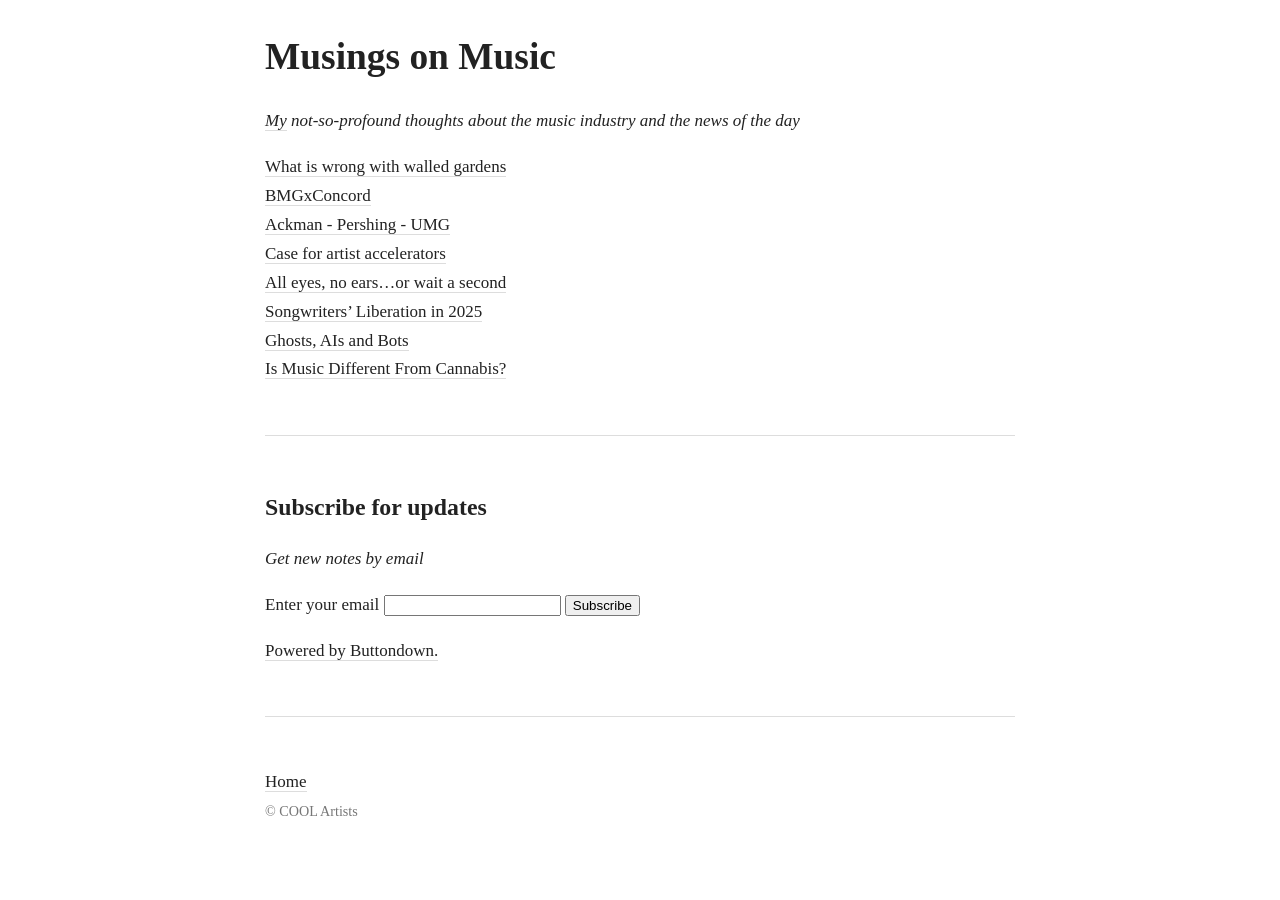
<file: index.html>
<!doctype html>
<html>
  <head>
    <title>Musings on Music</title>
    <link rel="stylesheet" href="style.css">
    <!-- Google tag (gtag.js) -->
<script async src="https://www.googletagmanager.com/gtag/js?id=G-DGPY7HLNXD"></script>
<script>
  window.dataLayer = window.dataLayer || [];
  function gtag(){dataLayer.push(arguments);}
  gtag('js', new Date());

  gtag('config', 'G-DGPY7HLNXD');
</script>
  </head>
  <body>
    <h1>Musings on Music</h1>
    <p><i><a href="https://www.linkedin.com/in/ilegorov/" target="_blank">My</a> not-so-profound thoughts about the music industry and the news of the day</i> </p>
    <p>
    <a href="Walled_gardens.html">What is wrong with walled gardens</a>
    <br> <a href="BMGxConcord.html">BMGxConcord</a>
    <br><a href="Pershing UMG.html">Ackman - Pershing - UMG</a>
    <br><a href="artist accelarators.html">Case for artist accelerators</a>
    <br><a href="midia_2025.html">All eyes, no ears…or wait a second</a>
    <br><a href="songwriters_liberation.html">Songwriters’ Liberation in 2025</a>
    <br><a href="AI_and_bots.html">Ghosts, AIs and Bots</a>
    <br><a href="essay1.html">Is Music Different From Cannabis?</a>
    </p>
    <hr>
    <h2>Subscribe for updates</h2>
<p><i>Get new notes by email</i></p>
   <form
  action="https://buttondown.com/api/emails/embed-subscribe/ilia_egorov"
  method="post"
  class="embeddable-buttondown-form"
>
  <label for="bd-email">Enter your email</label>
  <input type="email" name="email" id="bd-email" />
  <input type="submit" value="Subscribe" />
  <p>
    <a href="https://buttondown.com/refer/ilia_egorov" target="_blank">
      Powered by Buttondown.
    </a>
  </p>
</form>
    <hr>
    <p><a href="https://coolartists.cc">Home</a><br>
    <small>© COOL Artists</small></p>
  </body>
</html>
</file>
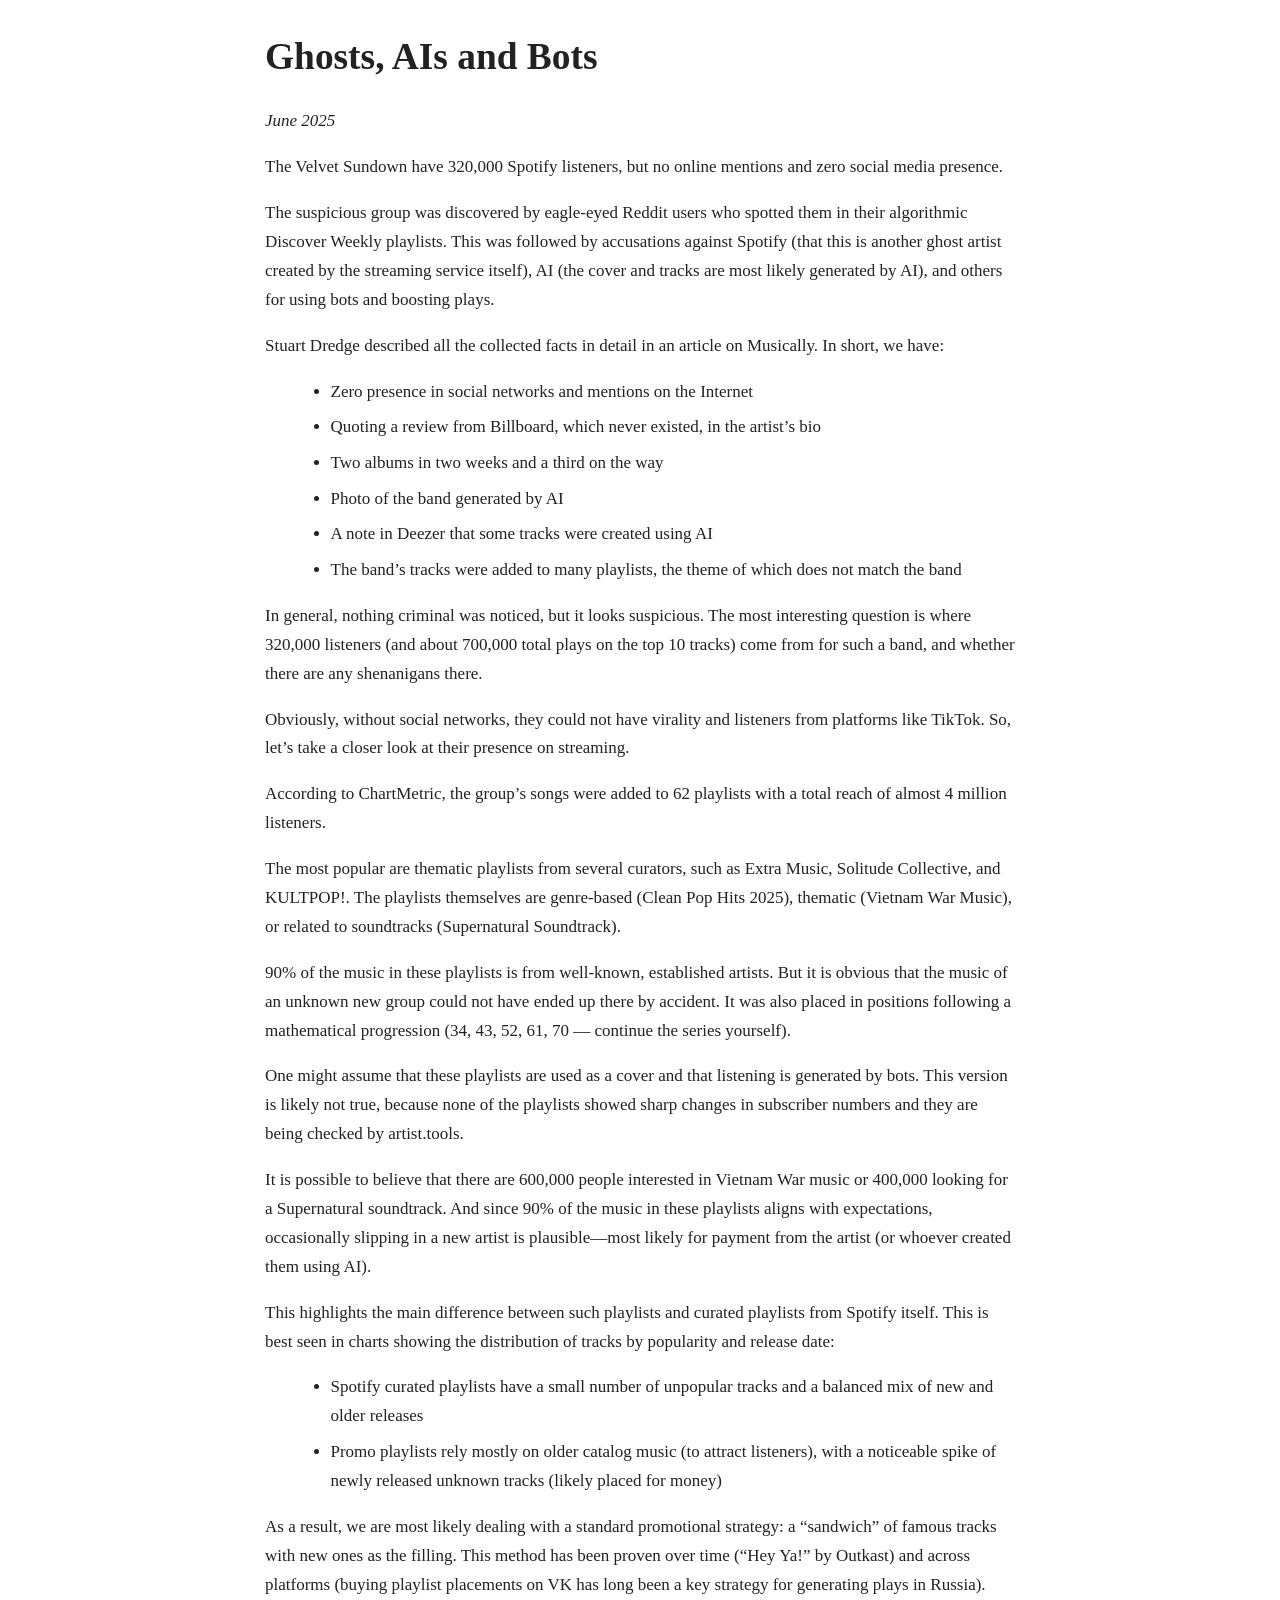
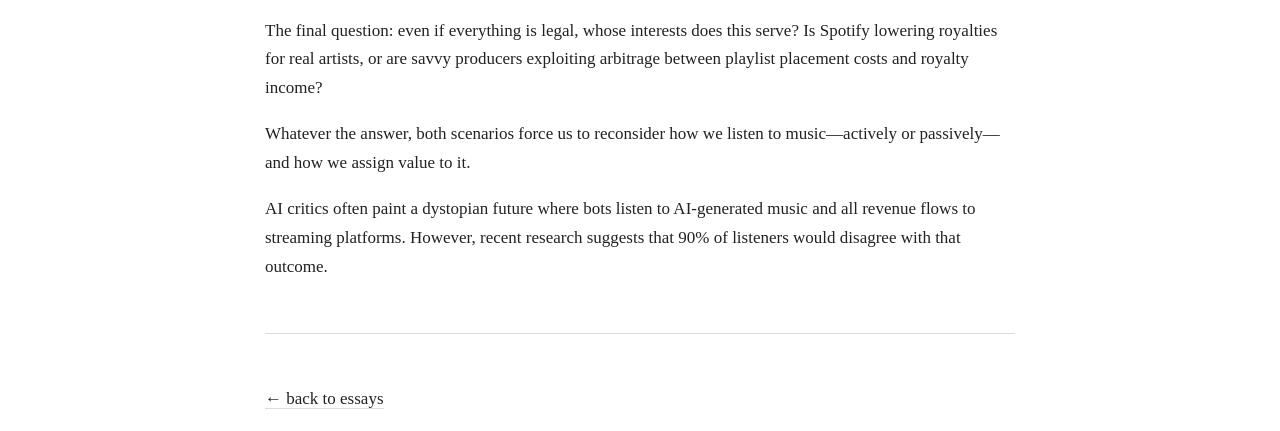
<file: AI_and_bots.html>
<!doctype html>
<html>
<head>
  <title>Ghosts, AIs and Bots</title>
  <link rel="stylesheet" href="style.css">
  <!-- Google tag (gtag.js) -->
<script async src="https://www.googletagmanager.com/gtag/js?id=G-DGPY7HLNXD"></script>
<script>
  window.dataLayer = window.dataLayer || [];
  function gtag(){dataLayer.push(arguments);}
  gtag('js', new Date());

  gtag('config', 'G-DGPY7HLNXD');
</script>
</head>
<body>

<h1>Ghosts, AIs and Bots</h1>
<p><i>June 2025</i></p>

<p>
The Velvet Sundown have 320,000 Spotify listeners, but no online mentions and zero social media presence.
</p>

<p>
The suspicious group was discovered by eagle-eyed Reddit users who spotted them in their algorithmic Discover Weekly playlists. This was followed by accusations against Spotify (that this is another ghost artist created by the streaming service itself), AI (the cover and tracks are most likely generated by AI), and others for using bots and boosting plays.
</p>

<p>
Stuart Dredge described all the collected facts in detail in an article on Musically. In short, we have:
</p>

<ul>
  <li>Zero presence in social networks and mentions on the Internet</li>
  <li>Quoting a review from Billboard, which never existed, in the artist’s bio</li>
  <li>Two albums in two weeks and a third on the way</li>
  <li>Photo of the band generated by AI</li>
  <li>A note in Deezer that some tracks were created using AI</li>
  <li>The band’s tracks were added to many playlists, the theme of which does not match the band</li>
</ul>

<p>
In general, nothing criminal was noticed, but it looks suspicious. The most interesting question is where 320,000 listeners (and about 700,000 total plays on the top 10 tracks) come from for such a band, and whether there are any shenanigans there.
</p>

<p>
Obviously, without social networks, they could not have virality and listeners from platforms like TikTok. So, let’s take a closer look at their presence on streaming.
</p>

<p>
According to ChartMetric, the group’s songs were added to 62 playlists with a total reach of almost 4 million listeners.
</p>

<p>
The most popular are thematic playlists from several curators, such as Extra Music, Solitude Collective, and KULTPOP!. The playlists themselves are genre-based (Clean Pop Hits 2025), thematic (Vietnam War Music), or related to soundtracks (Supernatural Soundtrack).
</p>

<p>
90% of the music in these playlists is from well-known, established artists. But it is obvious that the music of an unknown new group could not have ended up there by accident. It was also placed in positions following a mathematical progression (34, 43, 52, 61, 70 — continue the series yourself).
</p>

<p>
One might assume that these playlists are used as a cover and that listening is generated by bots. This version is likely not true, because none of the playlists showed sharp changes in subscriber numbers and they are being checked by artist.tools.
</p>

<p>
It is possible to believe that there are 600,000 people interested in Vietnam War music or 400,000 looking for a Supernatural soundtrack. And since 90% of the music in these playlists aligns with expectations, occasionally slipping in a new artist is plausible—most likely for payment from the artist (or whoever created them using AI).
</p>

<p>
This highlights the main difference between such playlists and curated playlists from Spotify itself. This is best seen in charts showing the distribution of tracks by popularity and release date:
</p>

<ul>
  <li>Spotify curated playlists have a small number of unpopular tracks and a balanced mix of new and older releases</li>
  <li>Promo playlists rely mostly on older catalog music (to attract listeners), with a noticeable spike of newly released unknown tracks (likely placed for money)</li>
</ul>

<p>
As a result, we are most likely dealing with a standard promotional strategy: a “sandwich” of famous tracks with new ones as the filling. This method has been proven over time (“Hey Ya!” by Outkast) and across platforms (buying playlist placements on VK has long been a key strategy for generating plays in Russia).
</p>

<p>
The final question: even if everything is legal, whose interests does this serve? Is Spotify lowering royalties for real artists, or are savvy producers exploiting arbitrage between playlist placement costs and royalty income?
</p>

<p>
Whatever the answer, both scenarios force us to reconsider how we listen to music—actively or passively—and how we assign value to it.
</p>

<p>
AI critics often paint a dystopian future where bots listen to AI-generated music and all revenue flows to streaming platforms. However, recent research suggests that 90% of listeners would disagree with that outcome.
</p>

<hr>

<p><a href="../index.html">← back to essays</a></p>

</body>
</html>
</file>
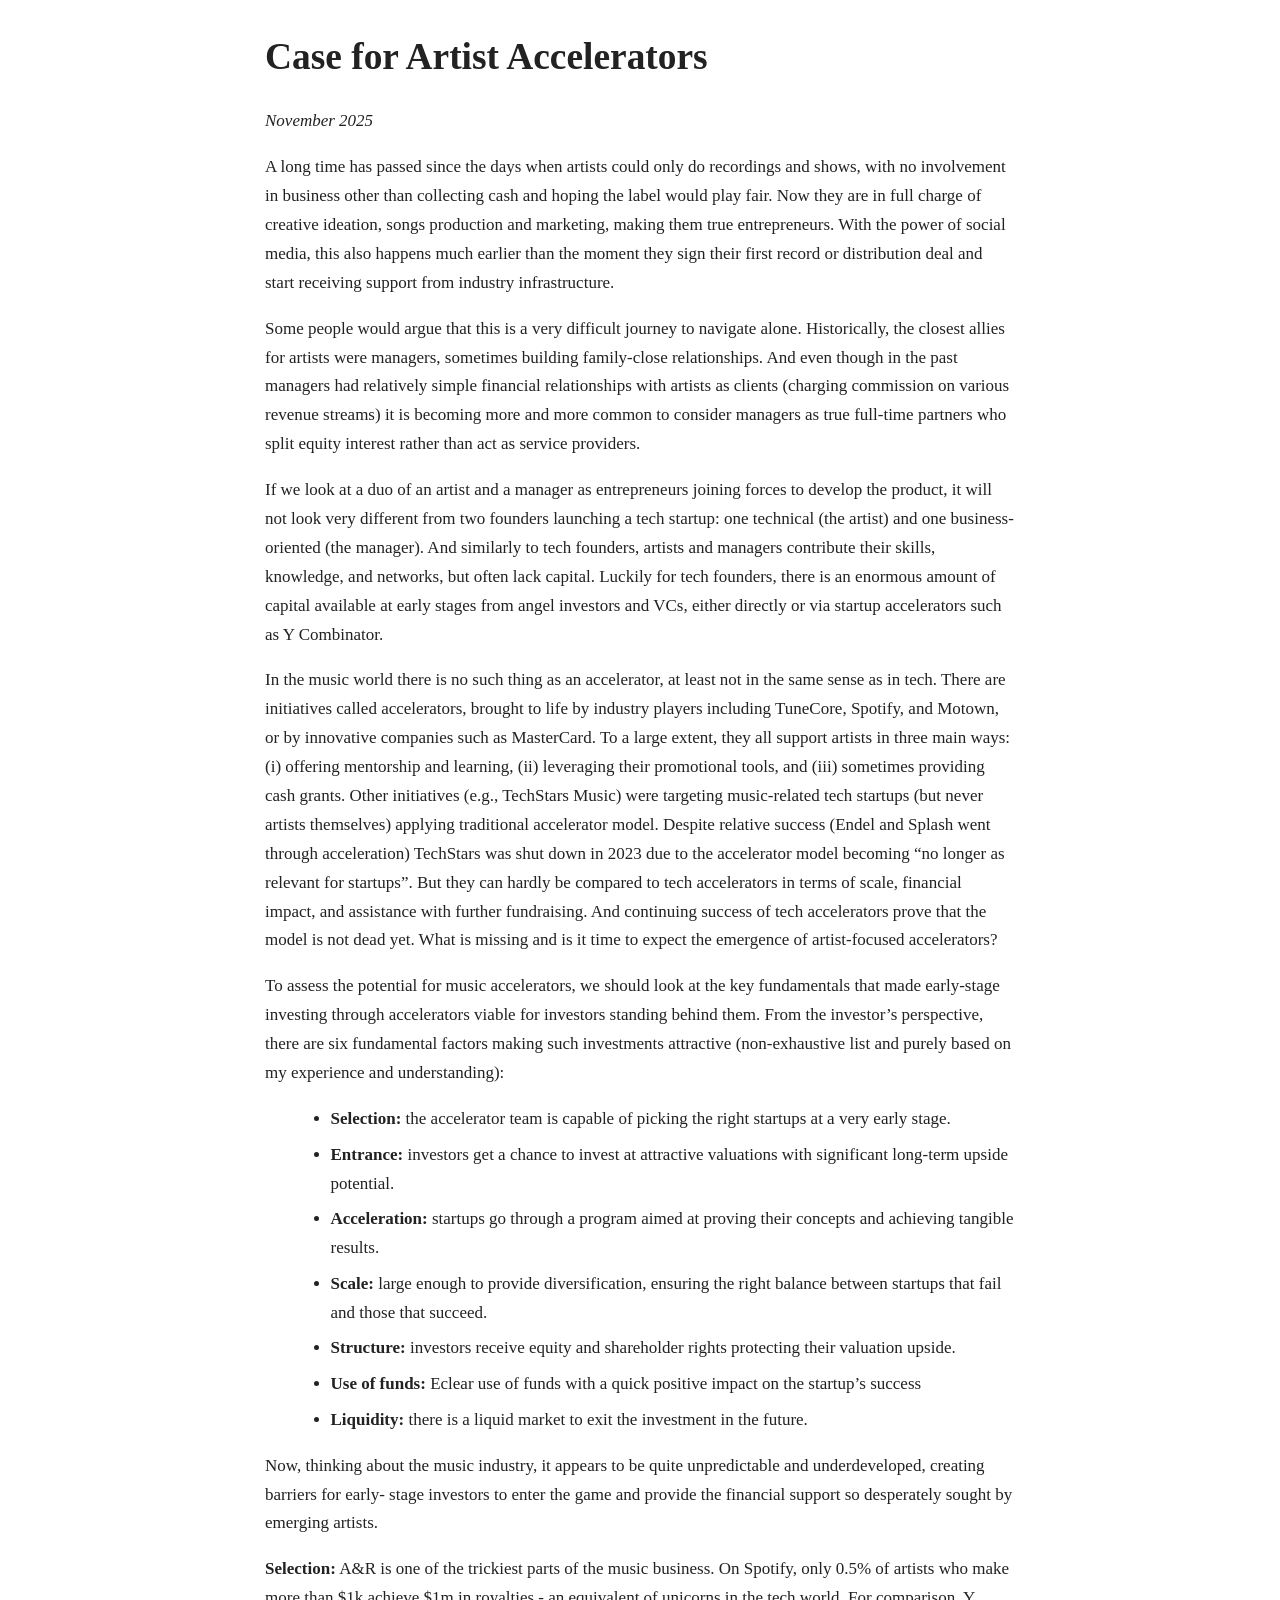
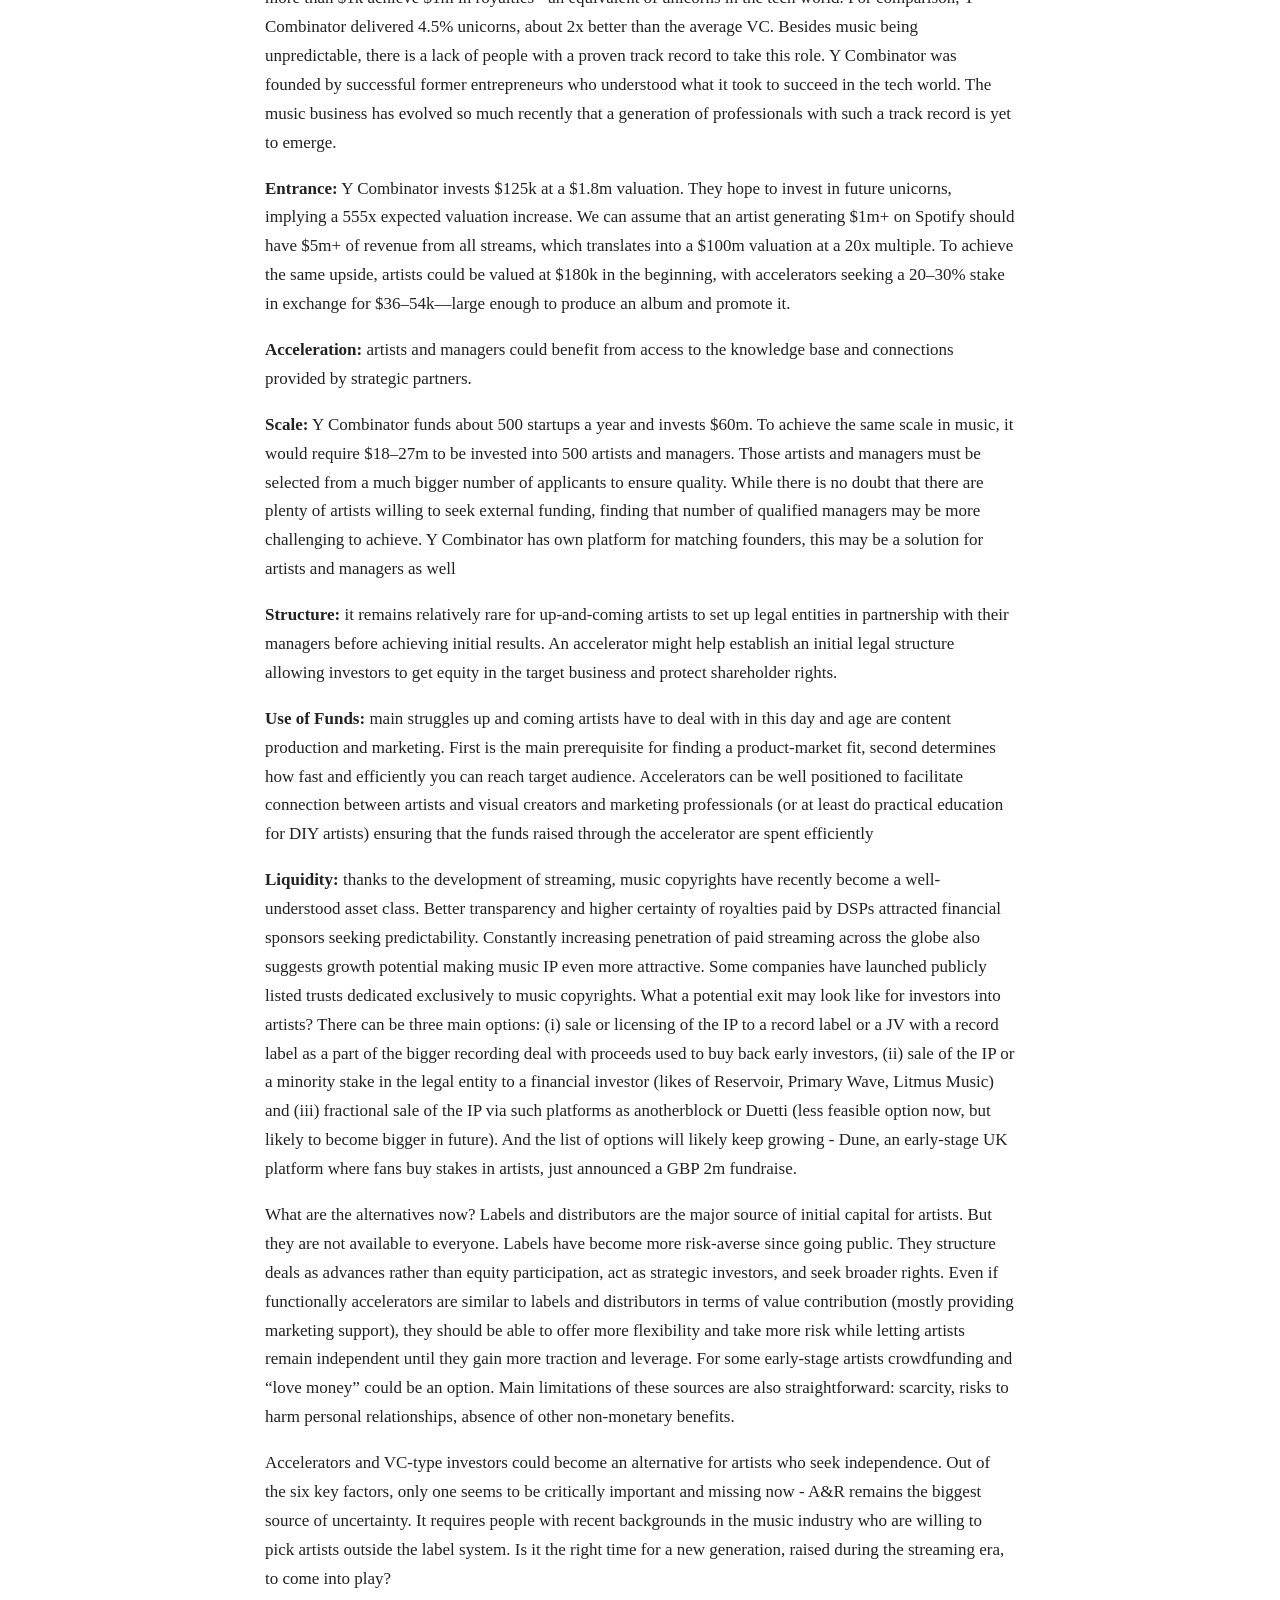
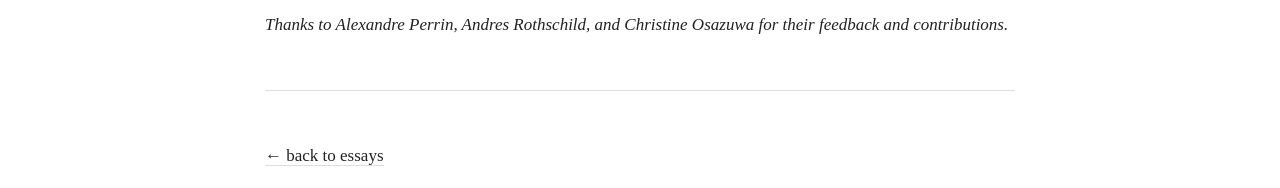
<file: artist accelarators.html>
<!doctype html>
<html>
<head>
  <title>Case for Artist Accelerators</title>
  <link rel="stylesheet" href="style.css">
  <!-- Google tag (gtag.js) -->
<script async src="https://www.googletagmanager.com/gtag/js?id=G-DGPY7HLNXD"></script>
<script>
  window.dataLayer = window.dataLayer || [];
  function gtag(){dataLayer.push(arguments);}
  gtag('js', new Date());

  gtag('config', 'G-DGPY7HLNXD');
</script>
</head>
<body>

<h1>Case for Artist Accelerators</h1>
<p><i>November 2025</i></p>

<p>
A long time has passed since the days when artists could only do recordings and shows, with no involvement in business
other than collecting cash and hoping the label would play fair. Now they are in full charge of creative ideation, songs
production and marketing, making them true entrepreneurs. With the power of social media, this also happens much earlier
than the moment they sign their first record or distribution deal and start receiving support from industry infrastructure.
</p>

<p>
Some people would argue that this is a very difficult journey to navigate alone. Historically, the closest allies for artists were
managers, sometimes building family-close relationships. And even though in the past managers had relatively simple
financial relationships with artists as clients (charging commission on various revenue streams) it is becoming more and
more common to consider managers as true full-time partners who split equity interest rather than act as service providers.
</p>

<p>
If we look at a duo of an artist and a manager as entrepreneurs joining forces to develop the product, it will not look very
different from two founders launching a tech startup: one technical (the artist) and one business-oriented (the manager).
And similarly to tech founders, artists and managers contribute their skills, knowledge, and networks, but often lack capital.
Luckily for tech founders, there is an enormous amount of capital available at early stages from angel investors and VCs,
either directly or via startup accelerators such as Y Combinator.
</p>

<p>
In the music world there is no such thing as an accelerator, at least not in the same sense as in tech. There are initiatives
called accelerators, brought to life by industry players including TuneCore, Spotify, and Motown, or by innovative companies
such as MasterCard. To a large extent, they all support artists in three main ways: (i) offering mentorship and learning, (ii)
leveraging their promotional tools, and (iii) sometimes providing cash grants. Other initiatives (e.g., TechStars Music) were
targeting music-related tech startups (but never artists themselves) applying traditional accelerator model. Despite relative
success (Endel and Splash went through acceleration) TechStars was shut down in 2023 due to the accelerator model
becoming “no longer as relevant for startups”. But they can hardly be compared to tech accelerators in terms of scale,
financial impact, and assistance with further fundraising. And continuing success of tech accelerators prove that the model
is not dead yet. What is missing and is it time to expect the emergence of artist-focused accelerators?
</p>


<p>
To assess the potential for music accelerators, we should look at the key fundamentals that made early-stage investing
through accelerators viable for investors standing behind them. From the investor’s perspective, there are six fundamental
factors making such investments attractive (non-exhaustive list and purely based on my experience and understanding):
</p>

<ul>
  <li><strong>Selection:</strong> the accelerator team is capable of picking the right startups at a very early stage.</li>
  <li><strong>Entrance:</strong> investors get a chance to invest at attractive valuations with significant long-term upside
potential.</li>
  <li><strong>Acceleration:</strong> startups go through a program aimed at proving their concepts and achieving tangible
results.</li>
  <li><strong>Scale:</strong> large enough to provide diversification, ensuring the right balance between startups that fail and
those that succeed.</li>
  <li><strong>Structure:</strong> investors receive equity and shareholder rights protecting their valuation upside.</li>
  <li><strong>Use of funds:</strong> Eclear use of funds with a quick positive impact on the startup’s success</li>
  <li><strong>Liquidity:</strong> there is a liquid market to exit the investment in the future.</li>
</ul>

<p>
Now, thinking about the music industry, it appears to be quite unpredictable and underdeveloped, creating barriers for early-
stage investors to enter the game and provide the financial support so desperately sought by emerging artists.
</p>

<p><strong>Selection:</strong>

A&amp;R is one of the trickiest parts of the music business. On Spotify, only 0.5% of artists who make more than
$1k achieve $1m in royalties - an equivalent of unicorns in the tech world. For comparison, Y Combinator delivered 4.5%
unicorns, about 2x better than the average VC. Besides music being unpredictable, there is a lack of people with a proven
track record to take this role. Y Combinator was founded by successful former entrepreneurs who understood what it took
to succeed in the tech world. The music business has evolved so much recently that a generation of professionals with
such a track record is yet to emerge.
</p>

<p><strong>Entrance:</strong>

Y Combinator invests $125k at a $1.8m valuation. They hope to invest in future unicorns, implying a 555x
expected valuation increase. We can assume that an artist generating $1m+ on Spotify should have $5m+ of revenue from
all streams, which translates into a $100m valuation at a 20x multiple. To achieve the same upside, artists could be valued
at $180k in the beginning, with accelerators seeking a 20–30% stake in exchange for $36–54k—large enough to produce
an album and promote it.
</p>

<p><strong>Acceleration:</strong>
artists and managers could benefit from
access to the knowledge base and connections provided
by strategic partners.
</p>

<p><strong>Scale:</strong>

Y Combinator funds about 500 startups a year and
invests $60m. To achieve the same scale in music, it would
require $18–27m to be invested into 500 artists and
managers. Those artists and managers must be selected
from a much bigger number of applicants to ensure quality.
While there is no doubt that there are plenty of artists willing
to seek external funding, finding that number of qualified
managers may be more challenging to achieve. Y
Combinator has own platform for matching founders, this
may be a solution for artists and managers as well
</p>

<p><strong>Structure:</strong>

it remains relatively rare for up-and-coming
artists to set up legal entities in partnership with their
managers before achieving initial results. An accelerator
might help establish an initial legal structure allowing investors to get equity in the target business and protect shareholder
rights.
</p>

<p><strong>Use of Funds:</strong>

main struggles up and coming artists have to deal with in this day and age are content production and
marketing. First is the main prerequisite for finding a product-market fit, second determines how fast and efficiently you can
reach target audience. Accelerators can be well positioned to facilitate connection between artists and visual creators and
marketing professionals (or at least do practical education for DIY artists) ensuring that the funds raised through the
accelerator are spent efficiently
</p>

<p><strong>Liquidity:</strong>

thanks to the development of streaming, music copyrights have recently become a well-understood asset class.
Better transparency and higher certainty of royalties paid by DSPs attracted financial sponsors seeking predictability.
Constantly increasing penetration of paid streaming across the globe also suggests growth potential making music IP even
more attractive. Some companies have launched publicly listed trusts dedicated exclusively to music copyrights. What a
potential exit may look like for investors into artists? There can be three main options: (i) sale or licensing of the IP to a
record label or a JV with a record label as a part of the bigger recording deal with proceeds used to buy back early investors,
(ii) sale of the IP or a minority stake in the legal entity to a financial investor (likes of Reservoir, Primary Wave, Litmus Music)
and (iii) fractional sale of the IP via such platforms as anotherblock or Duetti (less feasible option now, but likely to become
bigger in future). And the list of options will likely keep growing - Dune, an early-stage UK platform where fans buy stakes
in artists, just announced a GBP 2m fundraise.
</p>

<p>
What are the alternatives now? Labels and distributors are the major source of initial capital for artists. But they are not
available to everyone. Labels have become more risk-averse since going public. They structure deals as advances rather
than equity participation, act as strategic investors, and seek broader rights. Even if functionally accelerators are similar to
labels and distributors in terms of value contribution (mostly providing marketing support), they should be able to offer more
flexibility and take more risk while letting artists remain independent until they gain more traction and leverage. For some
early-stage artists crowdfunding and “love money” could be an option. Main limitations of these sources are also
straightforward: scarcity, risks to harm personal relationships, absence of other non-monetary benefits.
</p>

<p>
Accelerators and VC-type investors could become an alternative for artists who seek independence. Out of the six key
factors, only one seems to be critically important and missing now - A&R remains the biggest source of uncertainty. It
requires people with recent backgrounds in the music industry who are willing to pick artists outside the label system. Is it
the right time for a new generation, raised during the streaming era, to come into play?
</p>

<p>
<i>
Thanks to Alexandre Perrin, Andres Rothschild, and Christine Osazuwa for their feedback and contributions.
</I>
</p>

<hr>

<p>
<a href="../index.html">← back to essays</a>
</p>

</body>
</html>
</file>
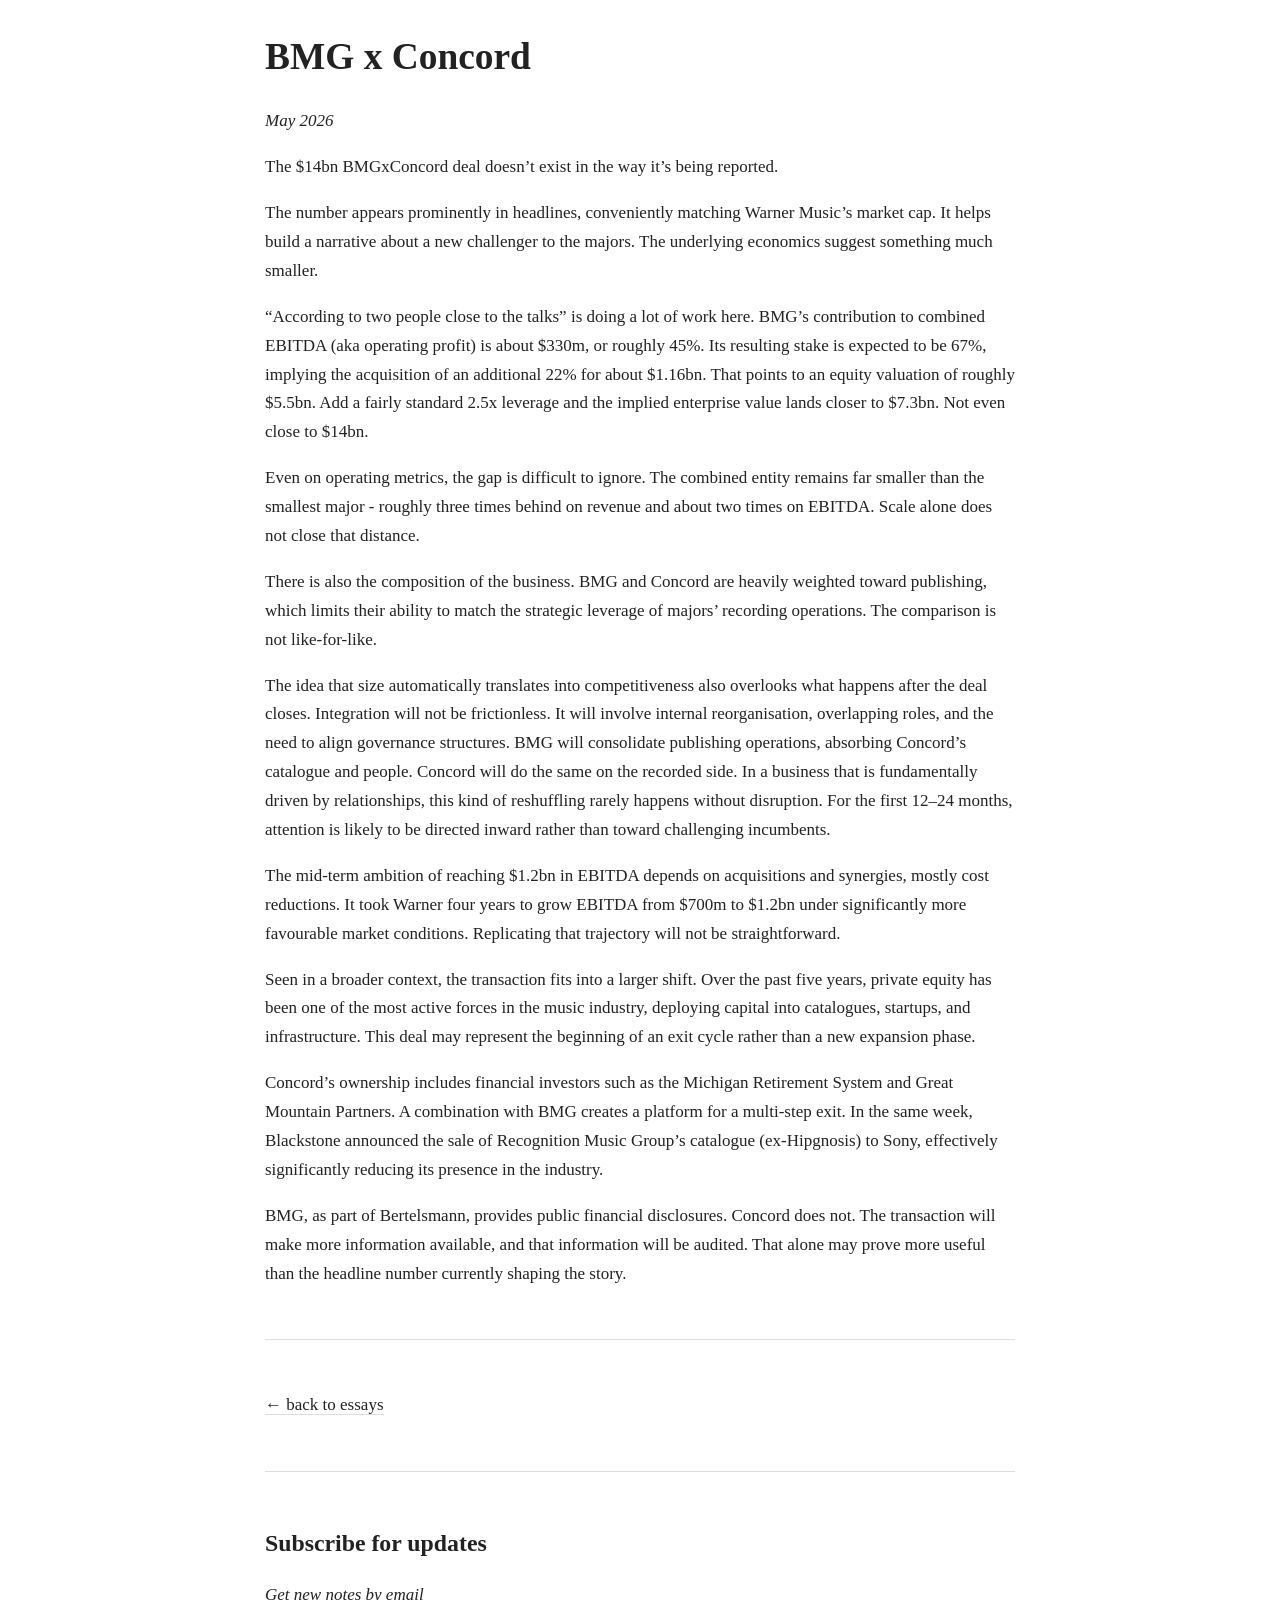
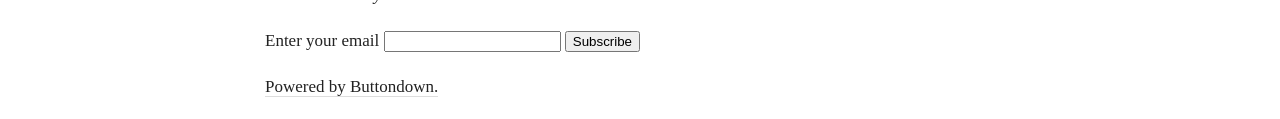
<file: BMGxConcord.html>
<!doctype html>
<html>
<head>
  <title>BMG x Concord</title>
  <link rel="stylesheet" href="style.css">
  <!-- Google tag (gtag.js) -->
<script async src="https://www.googletagmanager.com/gtag/js?id=G-DGPY7HLNXD"></script>
<script>
  window.dataLayer = window.dataLayer || [];
  function gtag(){dataLayer.push(arguments);}
  gtag('js', new Date());

  gtag('config', 'G-DGPY7HLNXD');
</script>
</head>
<body>

<h1>BMG x Concord</h1>
<p><i>May 2026</i></p>

<p>
The $14bn BMGxConcord deal doesn’t exist in the way it’s being reported.
</p>

<p>
The number appears prominently in headlines, conveniently matching Warner Music’s market cap. It helps build a narrative about a new challenger to the majors. The underlying economics suggest something much smaller.
</p>

<p>
“According to two people close to the talks” is doing a lot of work here. BMG’s contribution to combined EBITDA (aka operating profit) is about $330m, or roughly 45%. Its resulting stake is expected to be 67%, implying the acquisition of an additional 22% for about $1.16bn. That points to an equity valuation of roughly $5.5bn. Add a fairly standard 2.5x leverage and the implied enterprise value lands closer to $7.3bn. Not even close to $14bn.
</p>

<p>
Even on operating metrics, the gap is difficult to ignore. The combined entity remains far smaller than the smallest major - roughly three times behind on revenue and about two times on EBITDA. Scale alone does not close that distance.
</p>

<p>
There is also the composition of the business. BMG and Concord are heavily weighted toward publishing, which limits their ability to match the strategic leverage of majors’ recording operations. The comparison is not like-for-like.
</p>

<p>
The idea that size automatically translates into competitiveness also overlooks what happens after the deal closes. Integration will not be frictionless. It will involve internal reorganisation, overlapping roles, and the need to align governance structures.
BMG will consolidate publishing operations, absorbing Concord’s catalogue and people. Concord will do the same on the recorded side. In a business that is fundamentally driven by relationships, this kind of reshuffling rarely happens without disruption. For the first 12–24 months, attention is likely to be directed inward rather than toward challenging incumbents.
</p>

<p>The mid-term ambition of reaching $1.2bn in EBITDA depends on acquisitions and synergies, mostly cost reductions. It took Warner four years to grow EBITDA from $700m to $1.2bn under significantly more favourable market conditions. Replicating that trajectory will not be straightforward.</p>

<p>Seen in a broader context, the transaction fits into a larger shift. Over the past five years, private equity has been one of the most active forces in the music industry, deploying capital into catalogues, startups, and infrastructure. This deal may represent the beginning of an exit cycle rather than a new expansion phase.
</p>

<p>Concord’s ownership includes financial investors such as the Michigan Retirement System and Great Mountain Partners. A combination with BMG creates a platform for a multi-step exit. In the same week, Blackstone announced the sale of Recognition Music Group’s catalogue (ex-Hipgnosis) to Sony, effectively significantly reducing its presence in the industry.</p>

<p>BMG, as part of Bertelsmann, provides public financial disclosures. Concord does not. The transaction will make more information available, and that information will be audited. That alone may prove more useful than the headline number currently shaping the story.</p>

<hr>

<p><a href="../index.html">← back to essays</a></p>
  
  <hr>
    <h2>Subscribe for updates</h2>
<p><i>Get new notes by email</i></p>
   <form
  action="https://buttondown.com/api/emails/embed-subscribe/ilia_egorov"
  method="post"
  class="embeddable-buttondown-form"
>
  <label for="bd-email">Enter your email</label>
  <input type="email" name="email" id="bd-email" />
  <input type="submit" value="Subscribe" />
  <p>
    <a href="https://buttondown.com/refer/ilia_egorov" target="_blank">
      Powered by Buttondown.
    </a>
  </p>
</form>
  


</body>
</html>
</file>
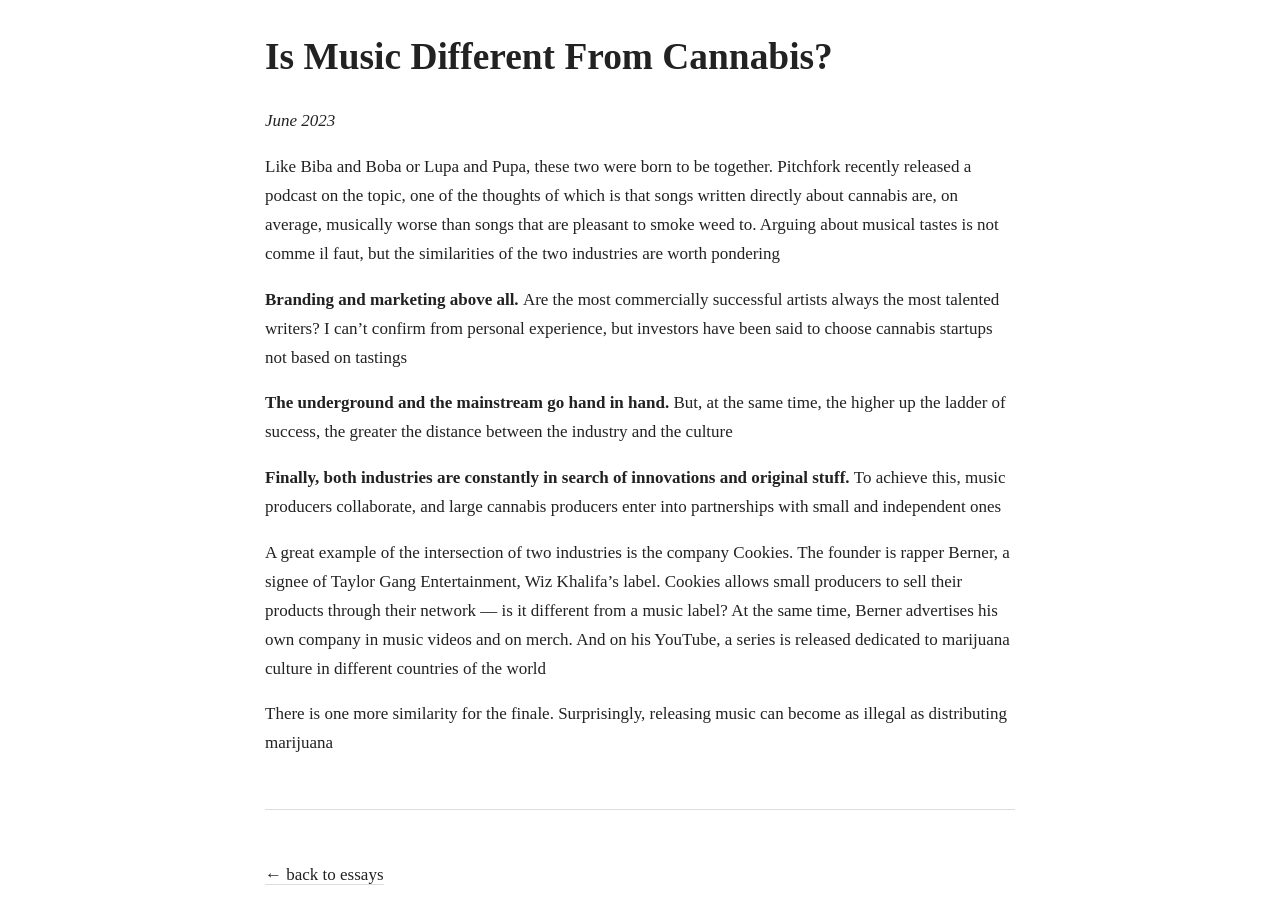
<file: essay1.html>
<!doctype html>
<html>
<head>
  <title>Music and Cannabis</title>
  <link rel="stylesheet" href="../style.css">
  <!-- Google tag (gtag.js) -->
<script async src="https://www.googletagmanager.com/gtag/js?id=G-DGPY7HLNXD"></script>
<script>
  window.dataLayer = window.dataLayer || [];
  function gtag(){dataLayer.push(arguments);}
  gtag('js', new Date());

  gtag('config', 'G-DGPY7HLNXD');
</script>
</head>
<body>

<h1>Is Music Different From Cannabis?</h1>
<p><i>June 2023</i></p>

<p>Like Biba and Boba or Lupa and Pupa, these two were born to be together. Pitchfork recently released a podcast on the topic, one of the thoughts of which is that songs written directly about cannabis are, on average, musically worse than songs that are pleasant to smoke weed to. Arguing about musical tastes is not comme il faut, but the similarities of the two industries are worth pondering</p>

<p><strong>Branding and marketing above all. </strong> Are the most commercially successful artists always the most talented writers? I can’t confirm from personal experience, but investors have been said to choose cannabis startups not based on tastings </p>

<p><strong>The underground and the mainstream go hand in hand. </strong>But, at the same time, the higher up the ladder of success, the greater the distance between the industry and the culture</p>

<p><strong>Finally, both industries are constantly in search of innovations and original stuff. </strong>To achieve this, music producers collaborate, and large cannabis producers enter into partnerships with small and independent ones</p>

<p>A great example of the intersection of two industries is the company Cookies. The founder is rapper Berner, a signee of Taylor Gang Entertainment, Wiz Khalifa’s label. Cookies allows small producers to sell their products through their network — is it different from a music label? At the same time, Berner advertises his own company in music videos and on merch. And on his YouTube, a series is released dedicated to marijuana culture in different countries of the world</p>

<p>There is one more similarity for the finale. Surprisingly, releasing music can become as illegal as distributing marijuana</p>

<hr>
  
<p><a href="../index.html">← back to essays</a></p>

</body>
</html>
</file>
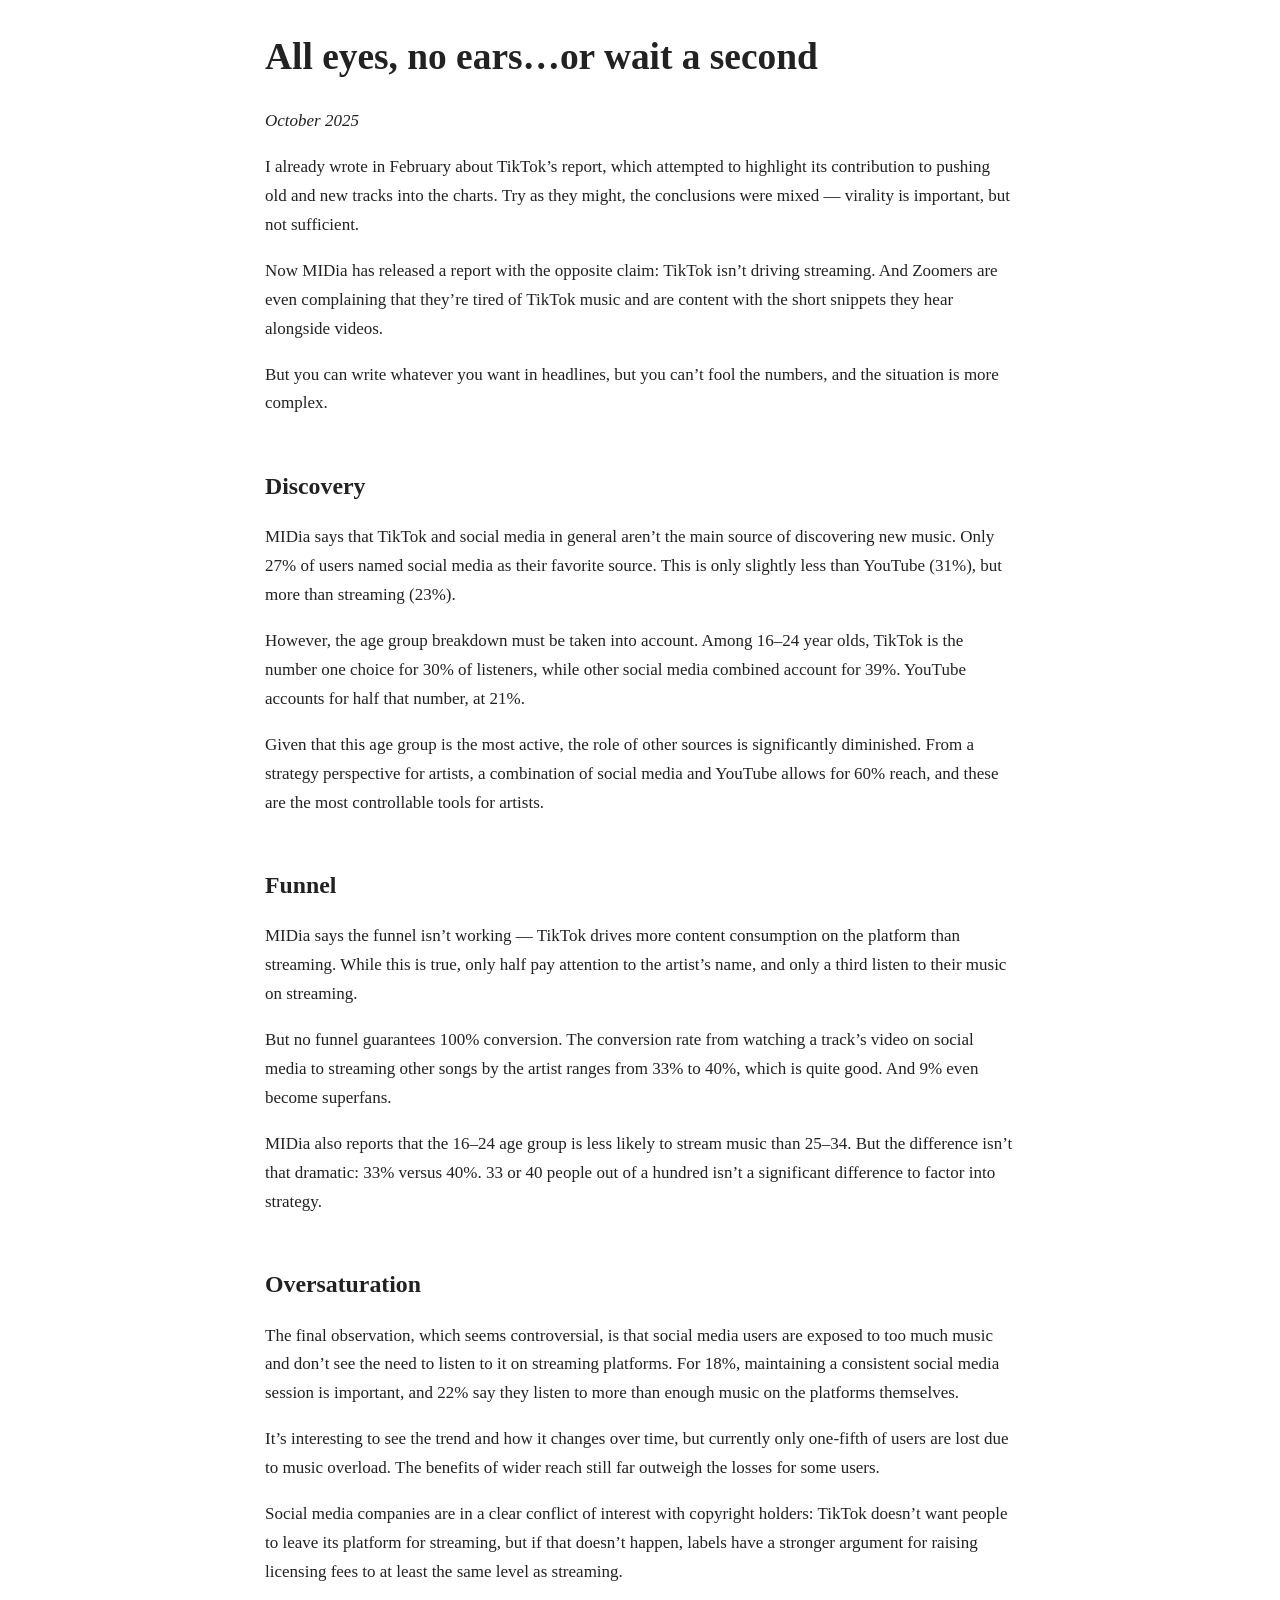
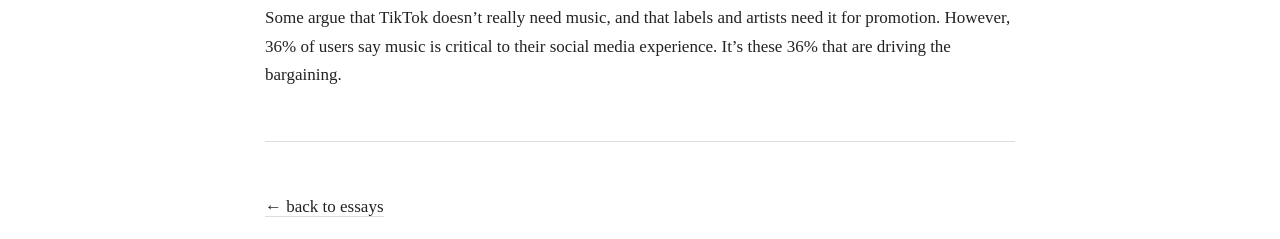
<file: midia_2025.html>
<!doctype html>
<html>
<head>
  <title>TikTok and Streaming</title>
  <link rel="stylesheet" href="style.css">
  <!-- Google tag (gtag.js) -->
<script async src="https://www.googletagmanager.com/gtag/js?id=G-DGPY7HLNXD"></script>
<script>
  window.dataLayer = window.dataLayer || [];
  function gtag(){dataLayer.push(arguments);}
  gtag('js', new Date());

  gtag('config', 'G-DGPY7HLNXD');
</script>
</head>
<body>

<h1>All eyes, no ears…or wait a second</h1>
<p><i>October 2025</i></p>

<p>
I already wrote in February about TikTok’s report, which attempted to highlight its contribution to pushing old and new tracks into the charts. Try as they might, the conclusions were mixed — virality is important, but not sufficient.
</p>

<p>
Now MIDia has released a report with the opposite claim: TikTok isn’t driving streaming. And Zoomers are even complaining that they’re tired of TikTok music and are content with the short snippets they hear alongside videos.
</p>

<p>
But you can write whatever you want in headlines, but you can’t fool the numbers, and the situation is more complex.
</p>

<h2>Discovery</h2>

<p>
MIDia says that TikTok and social media in general aren’t the main source of discovering new music. Only 27% of users named social media as their favorite source. This is only slightly less than YouTube (31%), but more than streaming (23%).
</p>

<p>
However, the age group breakdown must be taken into account. Among 16–24 year olds, TikTok is the number one choice for 30% of listeners, while other social media combined account for 39%. YouTube accounts for half that number, at 21%.
</p>

<p>
Given that this age group is the most active, the role of other sources is significantly diminished. From a strategy perspective for artists, a combination of social media and YouTube allows for 60% reach, and these are the most controllable tools for artists.
</p>

<h2>Funnel</h2>

<p>
MIDia says the funnel isn’t working — TikTok drives more content consumption on the platform than streaming. While this is true, only half pay attention to the artist’s name, and only a third listen to their music on streaming.
</p>

<p>
But no funnel guarantees 100% conversion. The conversion rate from watching a track’s video on social media to streaming other songs by the artist ranges from 33% to 40%, which is quite good. And 9% even become superfans.
</p>

<p>
MIDia also reports that the 16–24 age group is less likely to stream music than 25–34. But the difference isn’t that dramatic: 33% versus 40%. 33 or 40 people out of a hundred isn’t a significant difference to factor into strategy.
</p>

<h2>Oversaturation</h2>

<p>
The final observation, which seems controversial, is that social media users are exposed to too much music and don’t see the need to listen to it on streaming platforms. For 18%, maintaining a consistent social media session is important, and 22% say they listen to more than enough music on the platforms themselves.
</p>

<p>
It’s interesting to see the trend and how it changes over time, but currently only one-fifth of users are lost due to music overload. The benefits of wider reach still far outweigh the losses for some users.
</p>

<p>
Social media companies are in a clear conflict of interest with copyright holders: TikTok doesn’t want people to leave its platform for streaming, but if that doesn’t happen, labels have a stronger argument for raising licensing fees to at least the same level as streaming.
</p>

<p>
Some argue that TikTok doesn’t really need music, and that labels and artists need it for promotion. However, 36% of users say music is critical to their social media experience. It’s these 36% that are driving the bargaining.
</p>

<hr>

<p>
<a href="../index.html">← back to essays</a>
</p>

</body>
</html>
</file>
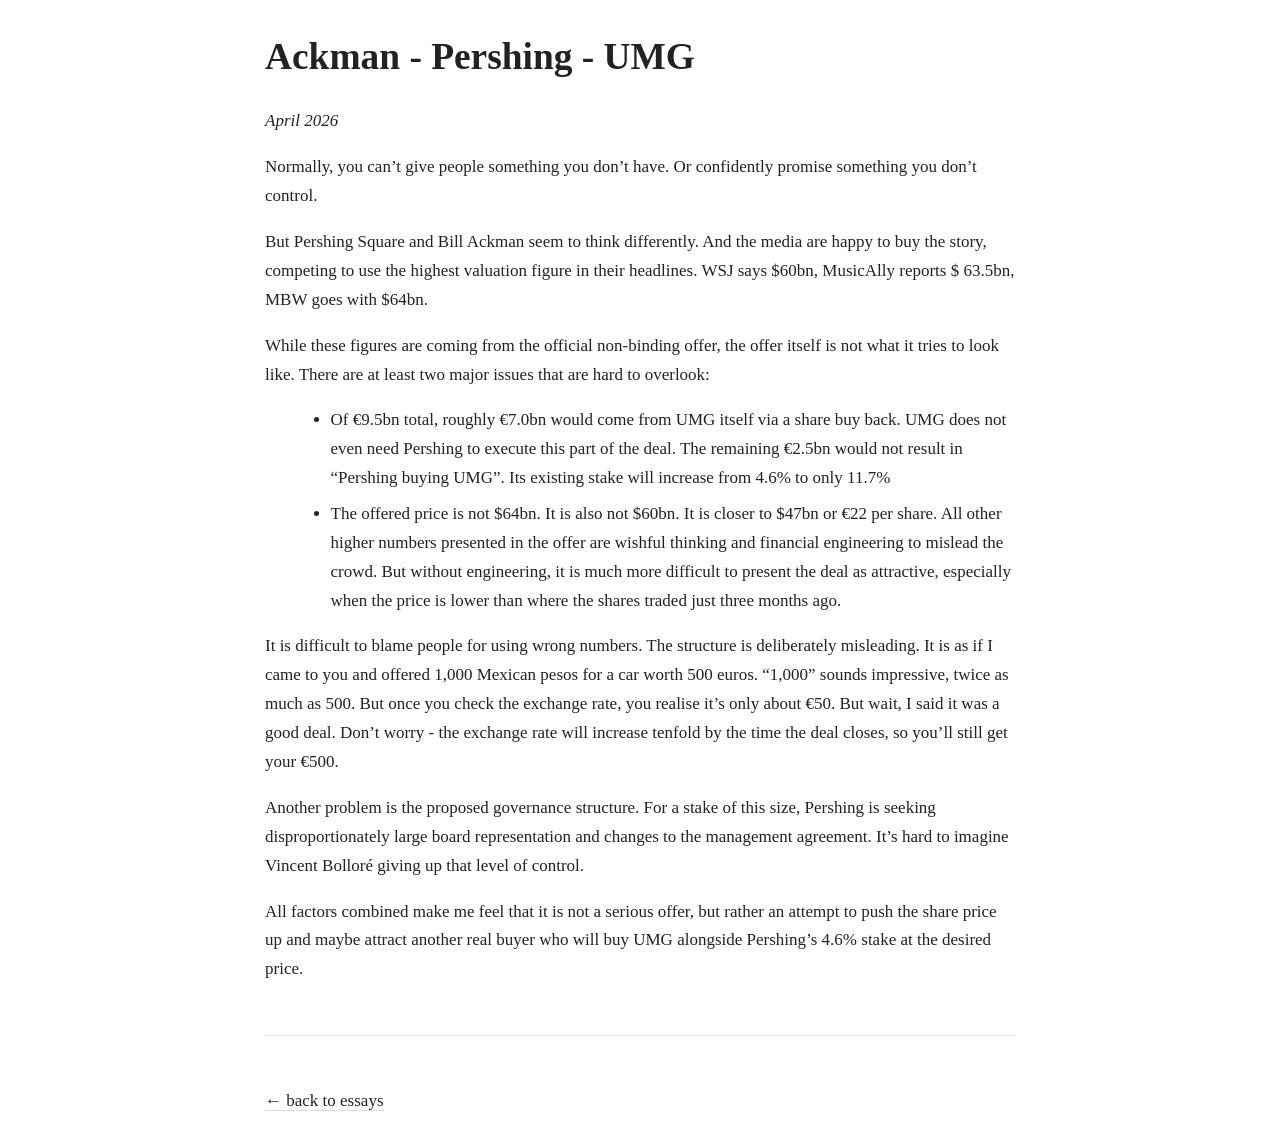
<file: Pershing UMG.html>
<!doctype html>
<html>
<head>
  <title>Ackman - Pershing - UMG</title>
  <link rel="stylesheet" href="style.css">
  <!-- Google tag (gtag.js) -->
<script async src="https://www.googletagmanager.com/gtag/js?id=G-DGPY7HLNXD"></script>
<script>
  window.dataLayer = window.dataLayer || [];
  function gtag(){dataLayer.push(arguments);}
  gtag('js', new Date());

  gtag('config', 'G-DGPY7HLNXD');
</script>
</head>
<body>

<h1>Ackman - Pershing - UMG</h1>
<p><i>April 2026</i></p>

<p>
Normally, you can’t give people something you don’t have. Or confidently promise something you don’t control.
</p>

<p>
But Pershing Square and Bill Ackman seem to think differently. And the media are happy to buy the story, competing to use the highest valuation figure in their headlines. WSJ says $60bn, MusicAlly reports $ 63.5bn, MBW goes with $64bn.
</p>

<p>
While these figures are coming from the official non-binding offer, the offer itself is not what it tries to look like. There are at least two major issues that are hard to overlook:
</p>

<ul>
  <li>
    Of €9.5bn total, roughly €7.0bn would come from UMG itself via a share buy back. UMG does not even need Pershing to execute this part of the deal. The remaining €2.5bn would not result in “Pershing buying UMG”. Its existing stake will increase from 4.6% to only 11.7%
  </li>
  <li>
    The offered price is not $64bn. It is also not $60bn. It is closer to $47bn or €22 per share. All other higher numbers presented in the offer are wishful thinking and financial engineering to mislead the crowd. But without engineering, it is much more difficult to present the deal as attractive, especially when the price is lower than where the shares traded just three months ago.
  </li>
</ul>

<p>
It is difficult to blame people for using wrong numbers. The structure is deliberately misleading. It is as if I came to you and offered 1,000 Mexican pesos for a car worth 500 euros. “1,000” sounds impressive, twice as much as 500. But once you check the exchange rate, you realise it’s only about €50. But wait, I said it was a good deal. Don’t worry - the exchange rate will increase tenfold by the time the deal closes, so you’ll still get your €500.
</p>

<p>
Another problem is the proposed governance structure. For a stake of this size, Pershing is seeking disproportionately large board representation and changes to the management agreement. It’s hard to imagine Vincent Bolloré giving up that level of control.
</p>

<p>
All factors combined make me feel that it is not a serious offer, but rather an attempt to push the share price up and maybe attract another real buyer who will buy UMG alongside Pershing’s 4.6% stake at the desired price.
</p>

<hr>

<p><a href="../index.html">← back to essays</a></p>

</body>
</html>
</file>
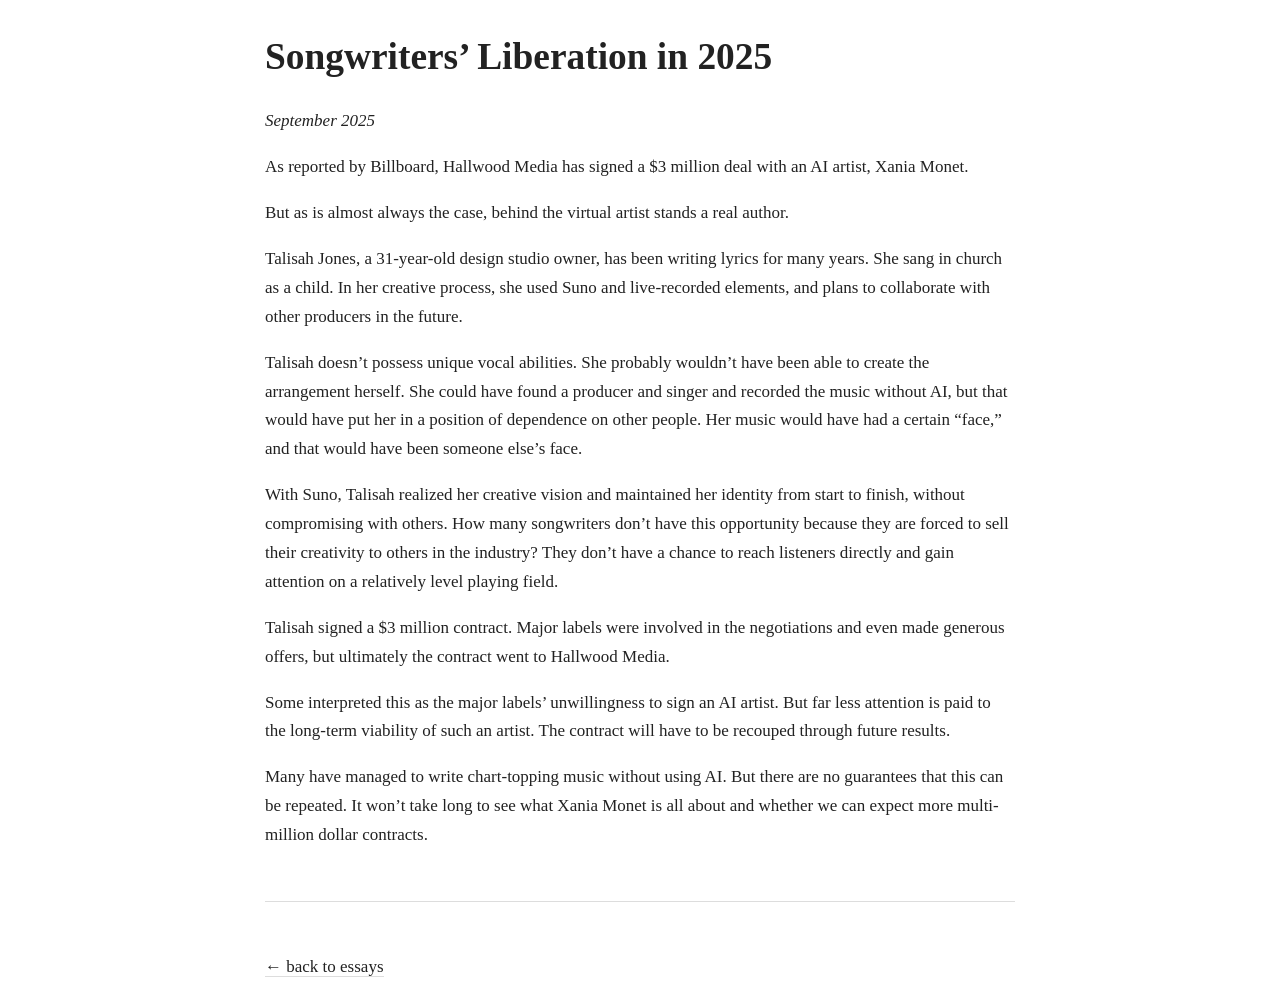
<file: songwriters_liberation.html>
<!doctype html>
<html>
<head>
  <title>Songwriters’ Liberation in 2025</title>
  <link rel="stylesheet" href="style.css">
  <!-- Google tag (gtag.js) -->
<script async src="https://www.googletagmanager.com/gtag/js?id=G-DGPY7HLNXD"></script>
<script>
  window.dataLayer = window.dataLayer || [];
  function gtag(){dataLayer.push(arguments);}
  gtag('js', new Date());

  gtag('config', 'G-DGPY7HLNXD');
</script>
</head>
<body>

<h1>Songwriters’ Liberation in 2025</h1>
  <p><i>September 2025</i></p>

<p>
As reported by Billboard, Hallwood Media has signed a $3 million deal with an AI artist, Xania Monet.
</p>

<p>
But as is almost always the case, behind the virtual artist stands a real author.
</p>

<p>
Talisah Jones, a 31-year-old design studio owner, has been writing lyrics for many years. She sang in church as a child. In her creative process, she used Suno and live-recorded elements, and plans to collaborate with other producers in the future.
</p>

<p>
Talisah doesn’t possess unique vocal abilities. She probably wouldn’t have been able to create the arrangement herself. She could have found a producer and singer and recorded the music without AI, but that would have put her in a position of dependence on other people. Her music would have had a certain “face,” and that would have been someone else’s face.
</p>

<p>
With Suno, Talisah realized her creative vision and maintained her identity from start to finish, without compromising with others. How many songwriters don’t have this opportunity because they are forced to sell their creativity to others in the industry? They don’t have a chance to reach listeners directly and gain attention on a relatively level playing field.
</p>

<p>
Talisah signed a $3 million contract. Major labels were involved in the negotiations and even made generous offers, but ultimately the contract went to Hallwood Media.
</p>

<p>
Some interpreted this as the major labels’ unwillingness to sign an AI artist. But far less attention is paid to the long-term viability of such an artist. The contract will have to be recouped through future results.
</p>

<p>
Many have managed to write chart-topping music without using AI. But there are no guarantees that this can be repeated. It won’t take long to see what Xania Monet is all about and whether we can expect more multi-million dollar contracts.
</p>

<hr>

<p>
<a href="../index.html">← back to essays</a>
</p>

</body>
</html>
</file>
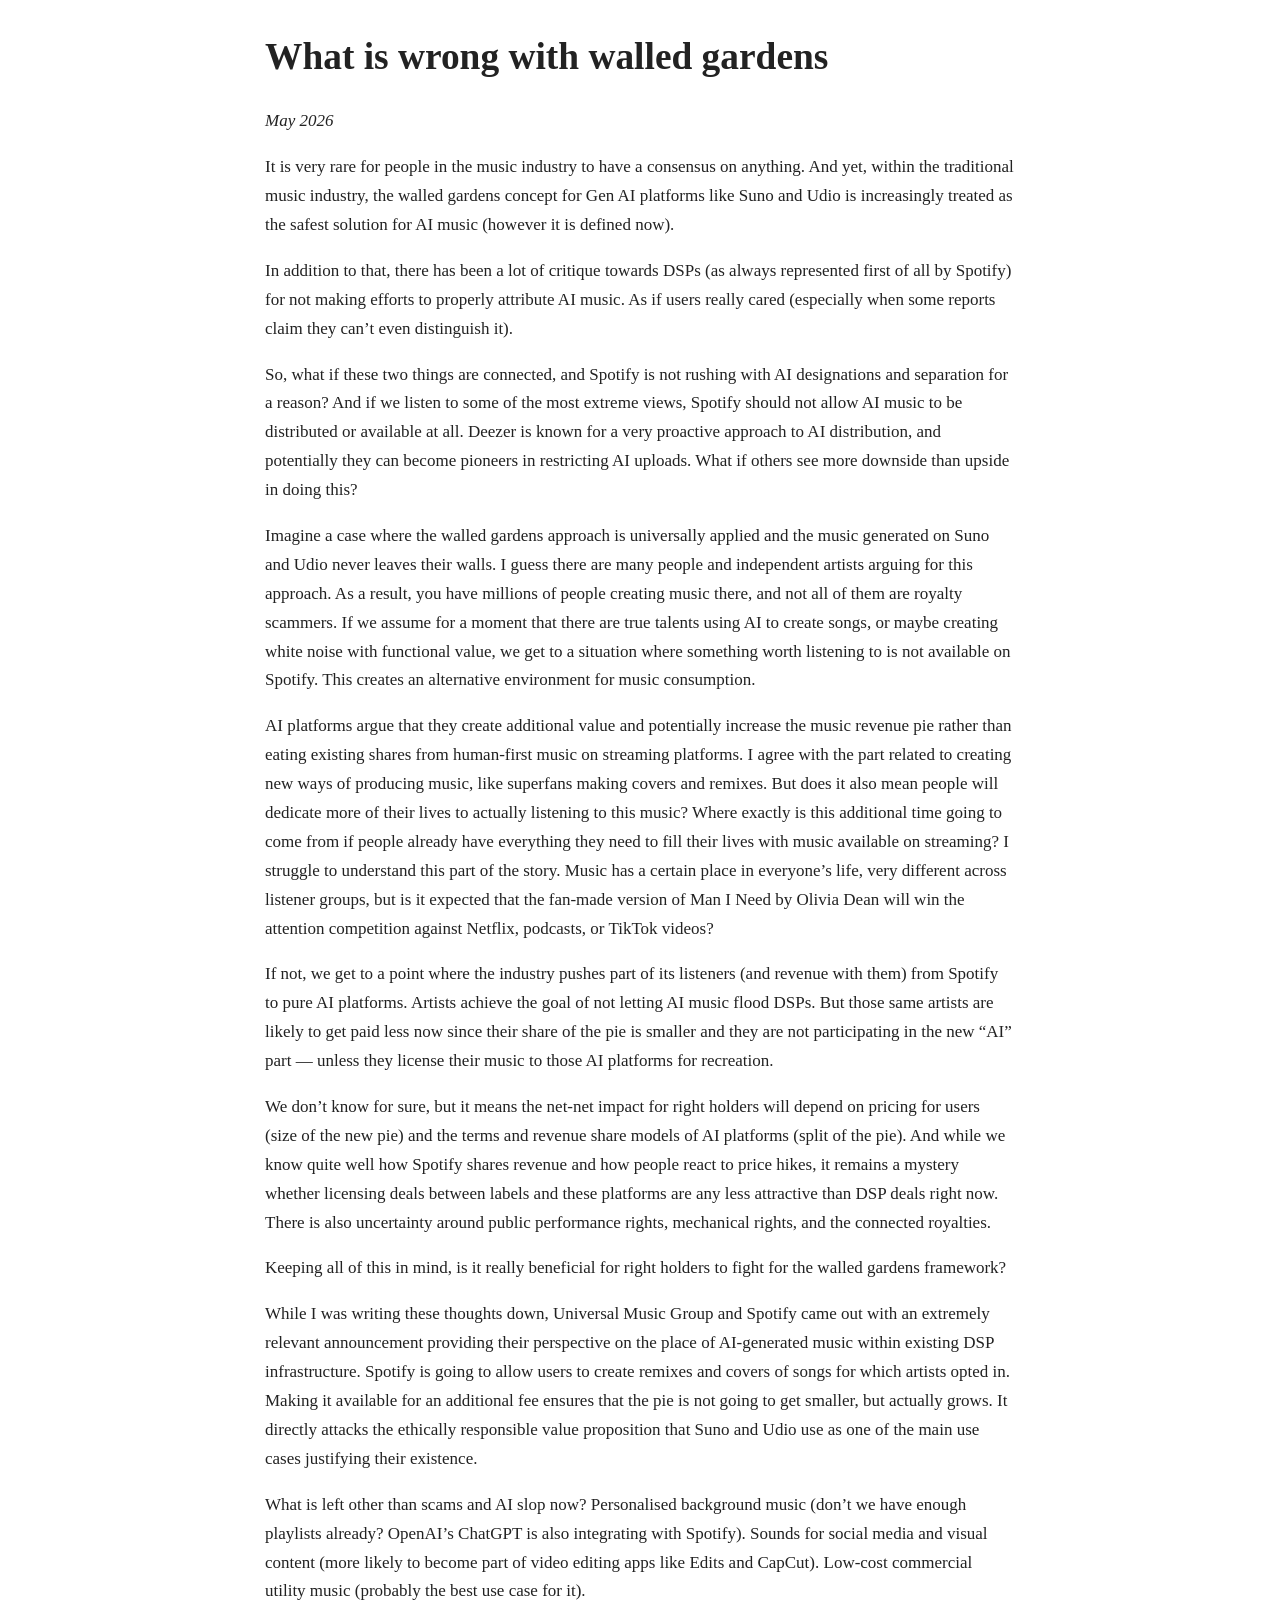
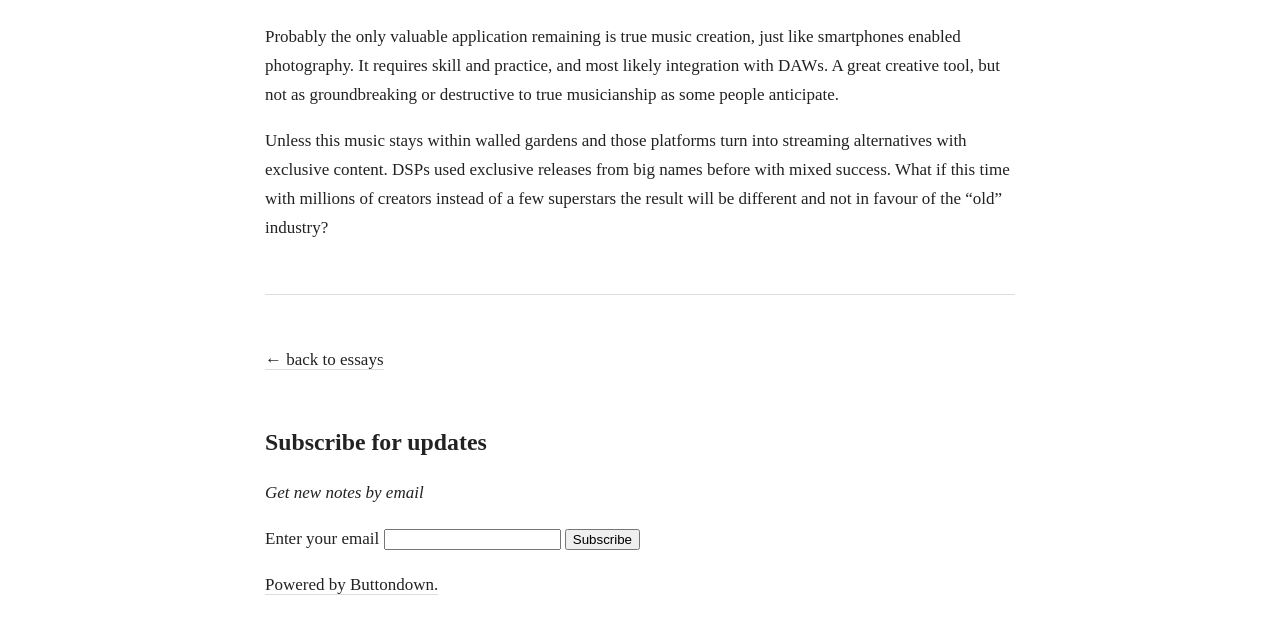
<file: Walled_gardens.html>
<!doctype html>
<html>
<head>
  <title>What is wrong with walled gardens</title>
  <link rel="stylesheet" href="style.css">
   <!-- Google tag (gtag.js) -->
<script async src="https://www.googletagmanager.com/gtag/js?id=G-DGPY7HLNXD"></script>
<script>
  window.dataLayer = window.dataLayer || [];
  function gtag(){dataLayer.push(arguments);}
  gtag('js', new Date());

  gtag('config', 'G-DGPY7HLNXD');
</script>
</head>
<body>

<h1>What is wrong with walled gardens</h1>
<p><i>May 2026</i></p>

<p>It is very rare for people in the music industry to have a consensus on anything. And yet, within the traditional music industry, the walled gardens concept for Gen AI platforms like Suno and Udio is increasingly treated as the safest solution for AI music (however it is defined now).</p>

<p>In addition to that, there has been a lot of critique towards DSPs (as always represented first of all by Spotify) for not making efforts to properly attribute AI music. As if users really cared (especially when some reports claim they can’t even distinguish it).</p>

<p>So, what if these two things are connected, and Spotify is not rushing with AI designations and separation for a reason? And if we listen to some of the most extreme views, Spotify should not allow AI music to be distributed or available at all. Deezer is known for a very proactive approach to AI distribution, and potentially they can become pioneers in restricting AI uploads. What if others see more downside than upside in doing this?</p>

<p>Imagine a case where the walled gardens approach is universally applied and the music generated on Suno and Udio never leaves their walls. I guess there are many people and independent artists arguing for this approach. As a result, you have millions of people creating music there, and not all of them are royalty scammers. If we assume for a moment that there are true talents using AI to create songs, or maybe creating white noise with functional value, we get to a situation where something worth listening to is not available on Spotify. This creates an alternative environment for music consumption.</p>

<p>AI platforms argue that they create additional value and potentially increase the music revenue pie rather than eating existing shares from human-first music on streaming platforms. I agree with the part related to creating new ways of producing music, like superfans making covers and remixes. But does it also mean people will dedicate more of their lives to actually listening to this music? Where exactly is this additional time going to come from if people already have everything they need to fill their lives with music available on streaming? I struggle to understand this part of the story. Music has a certain place in everyone’s life, very different across listener groups, but is it expected that the fan-made version of Man I Need by Olivia Dean will win the attention competition against Netflix, podcasts, or TikTok videos?</p>

<p>If not, we get to a point where the industry pushes part of its listeners (and revenue with them) from Spotify to pure AI platforms. Artists achieve the goal of not letting AI music flood DSPs. But those same artists are likely to get paid less now since their share of the pie is smaller and they are not participating in the new “AI” part — unless they license their music to those AI platforms for recreation.</p>

<p>We don’t know for sure, but it means the net-net impact for right holders will depend on pricing for users (size of the new pie) and the terms and revenue share models of AI platforms (split of the pie). And while we know quite well how Spotify shares revenue and how people react to price hikes, it remains a mystery whether licensing deals between labels and these platforms are any less attractive than DSP deals right now. There is also uncertainty around public performance rights, mechanical rights, and the connected royalties.

<p>Keeping all of this in mind, is it really beneficial for right holders to fight for the walled gardens framework?</p>

<p>While I was writing these thoughts down, Universal Music Group and Spotify came out with an extremely relevant announcement providing their perspective on the place of AI-generated music within existing DSP infrastructure. Spotify is going to allow users to create remixes and covers of songs for which artists opted in. Making it available for an additional fee ensures that the pie is not going to get smaller, but actually grows. It directly attacks the ethically responsible value proposition that Suno and Udio use as one of the main use cases justifying their existence.</p>

<p>What is left other than scams and AI slop now? Personalised background music (don’t we have enough playlists already? OpenAI’s ChatGPT is also integrating with Spotify). Sounds for social media and visual content (more likely to become part of video editing apps like Edits and CapCut). Low-cost commercial utility music (probably the best use case for it).</p>

<p>Probably the only valuable application remaining is true music creation, just like smartphones enabled photography. It requires skill and practice, and most likely integration with DAWs. A great creative tool, but not as groundbreaking or destructive to true musicianship as some people anticipate.</p>

<p>Unless this music stays within walled gardens and those platforms turn into streaming alternatives with exclusive content. DSPs used exclusive releases from big names before with mixed success. What if this time with millions of creators instead of a few superstars the result will be different and not in favour of the “old” industry? </p>

<hr>

<p><a href="../index.html">← back to essays</a></p>

  <h2>Subscribe for updates</h2>
<p><i>Get new notes by email</i></p>
   <form
  action="https://buttondown.com/api/emails/embed-subscribe/ilia_egorov"
  method="post"
  class="embeddable-buttondown-form"
>
  <label for="bd-email">Enter your email</label>
  <input type="email" name="email" id="bd-email" />
  <input type="submit" value="Subscribe" />
  <p>
    <a href="https://buttondown.com/refer/ilia_egorov" target="_blank">
      Powered by Buttondown.
    </a>
  </p>
</form>
  
</body>
</html>
</file>
<file: style.css>
/* Base layout */
body {
  font-family: "Times New Roman", serif;
  font-size: 17px;
  line-height: 1.7;
  color: #222;
  background: #fff;

  max-width: 750px;
  margin: 10px auto;
  padding: 0 20px;
}

/* Headings */
h1 {
  font-size: 2.2em;
  margin-bottom: 0.5em;
}

h2 {
  font-size: 1.4em;
  margin-top: 2em;
  margin-bottom: 0.5em;
}

h3 {
  font-size: 1.1em;
  margin-top: 1.5em;
  margin-bottom: 0.3em;
}

/* Paragraphs */
p {
  margin: 1em 0;
}

/* Links */
a {
  color: inherit;
  text-decoration: none;
  border-bottom: 1px solid #ddd;
}

a:hover {
  text-decoration-thickness: 2px;
}

a:visited {
  color: #555;
}


/* Emphasis */
strong {
  font-weight: 600;
}

em {
  font-style: italic;
}

/* Lists */
ul, ol {
  margin: 1em 0 1em 1.5em;
}

li {
  margin: 0.4em 0;
}

/* Horizontal rule */
hr {
  border: none;
  border-top: 1px solid #ddd;
  margin: 3em 0;
}

/* Blockquote */
blockquote {
  margin: 1.5em 0;
  padding-left: 1em;
  border-left: 3px solid #ddd;
  color: #555;
  font-style: italic;
}

/* Small text (dates, metadata) */
small {
  color: #777;
}

/* Images (if you ever use them) */
img {
  max-width: 100%;
  display: block;
  margin: 1.5em auto;
}

/* Code (optional) */
code {
  font-family: Menlo, Monaco, monospace;
  font-size: 0.9em;
  background: #f5f5f5;
  padding: 2px 4px;
  border-radius: 3px;
}
</file>
